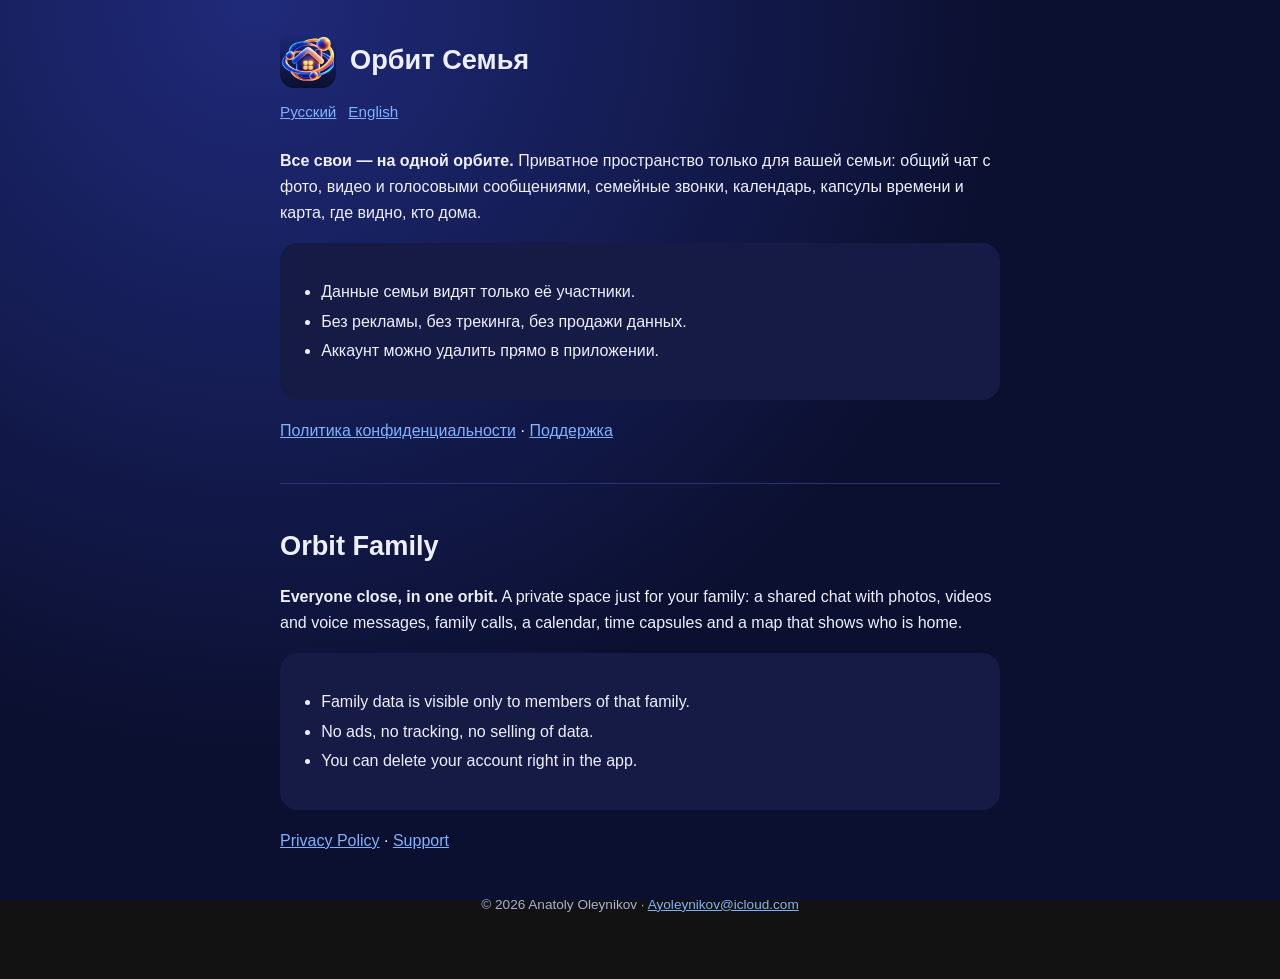
<file: index.html>
<!doctype html>
<html lang="ru">
<head>
<meta charset="utf-8">
<meta name="viewport" content="width=device-width,initial-scale=1">
<title>Орбит Семья · Orbit Family</title>
<meta name="description" content="Орбит Семья — приватное пространство для своей семьи: чат, звонки, календарь и карта. Orbit Family — a private space for your family.">
<link rel="stylesheet" href="style.css">
</head>
<body>
<main>
<header><img src="icon.png" alt=""><h1>Орбит Семья</h1></header>
<p class="lang"><a href="#ru">Русский</a><a href="#en">English</a></p>

<section id="ru" lang="ru">
<p><strong>Все свои — на одной орбите.</strong> Приватное пространство только для вашей семьи: общий чат с фото, видео и голосовыми сообщениями, семейные звонки, календарь, капсулы времени и карта, где видно, кто дома.</p>
<div class="card">
<ul>
<li>Данные семьи видят только её участники.</li>
<li>Без рекламы, без трекинга, без продажи данных.</li>
<li>Аккаунт можно удалить прямо в приложении.</li>
</ul>
</div>
<p><a href="privacy-policy.html">Политика конфиденциальности</a> · <a href="support.html">Поддержка</a></p>
</section>

<hr>

<section id="en" lang="en">
<h1>Orbit Family</h1>
<p><strong>Everyone close, in one orbit.</strong> A private space just for your family: a shared chat with photos, videos and voice messages, family calls, a calendar, time capsules and a map that shows who is home.</p>
<div class="card">
<ul>
<li>Family data is visible only to members of that family.</li>
<li>No ads, no tracking, no selling of data.</li>
<li>You can delete your account right in the app.</li>
</ul>
</div>
<p><a href="privacy-policy.html#en">Privacy Policy</a> · <a href="support.html#en">Support</a></p>
</section>

<footer>© 2026 Anatoly Oleynikov · <a href="mailto:Ayoleynikov@icloud.com">Ayoleynikov@icloud.com</a></footer>
</main>
</body>
</html>
</file>
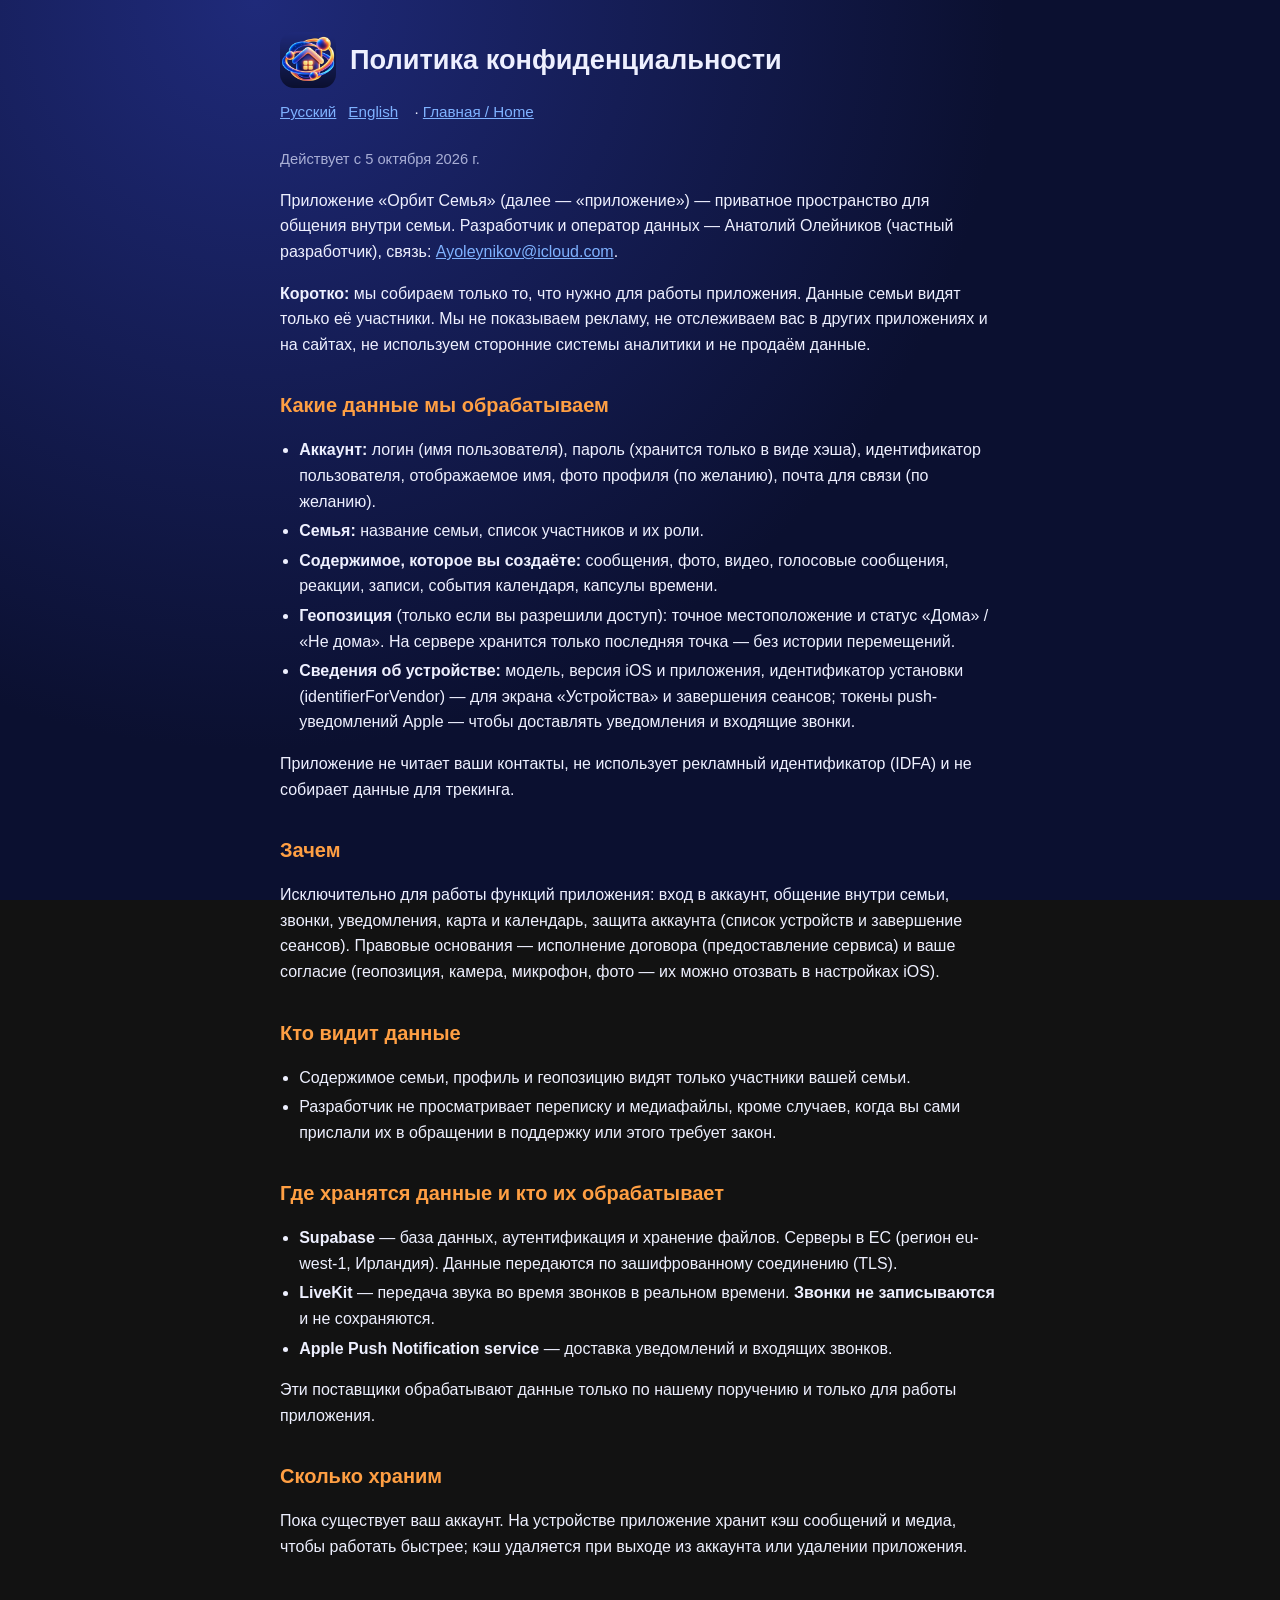
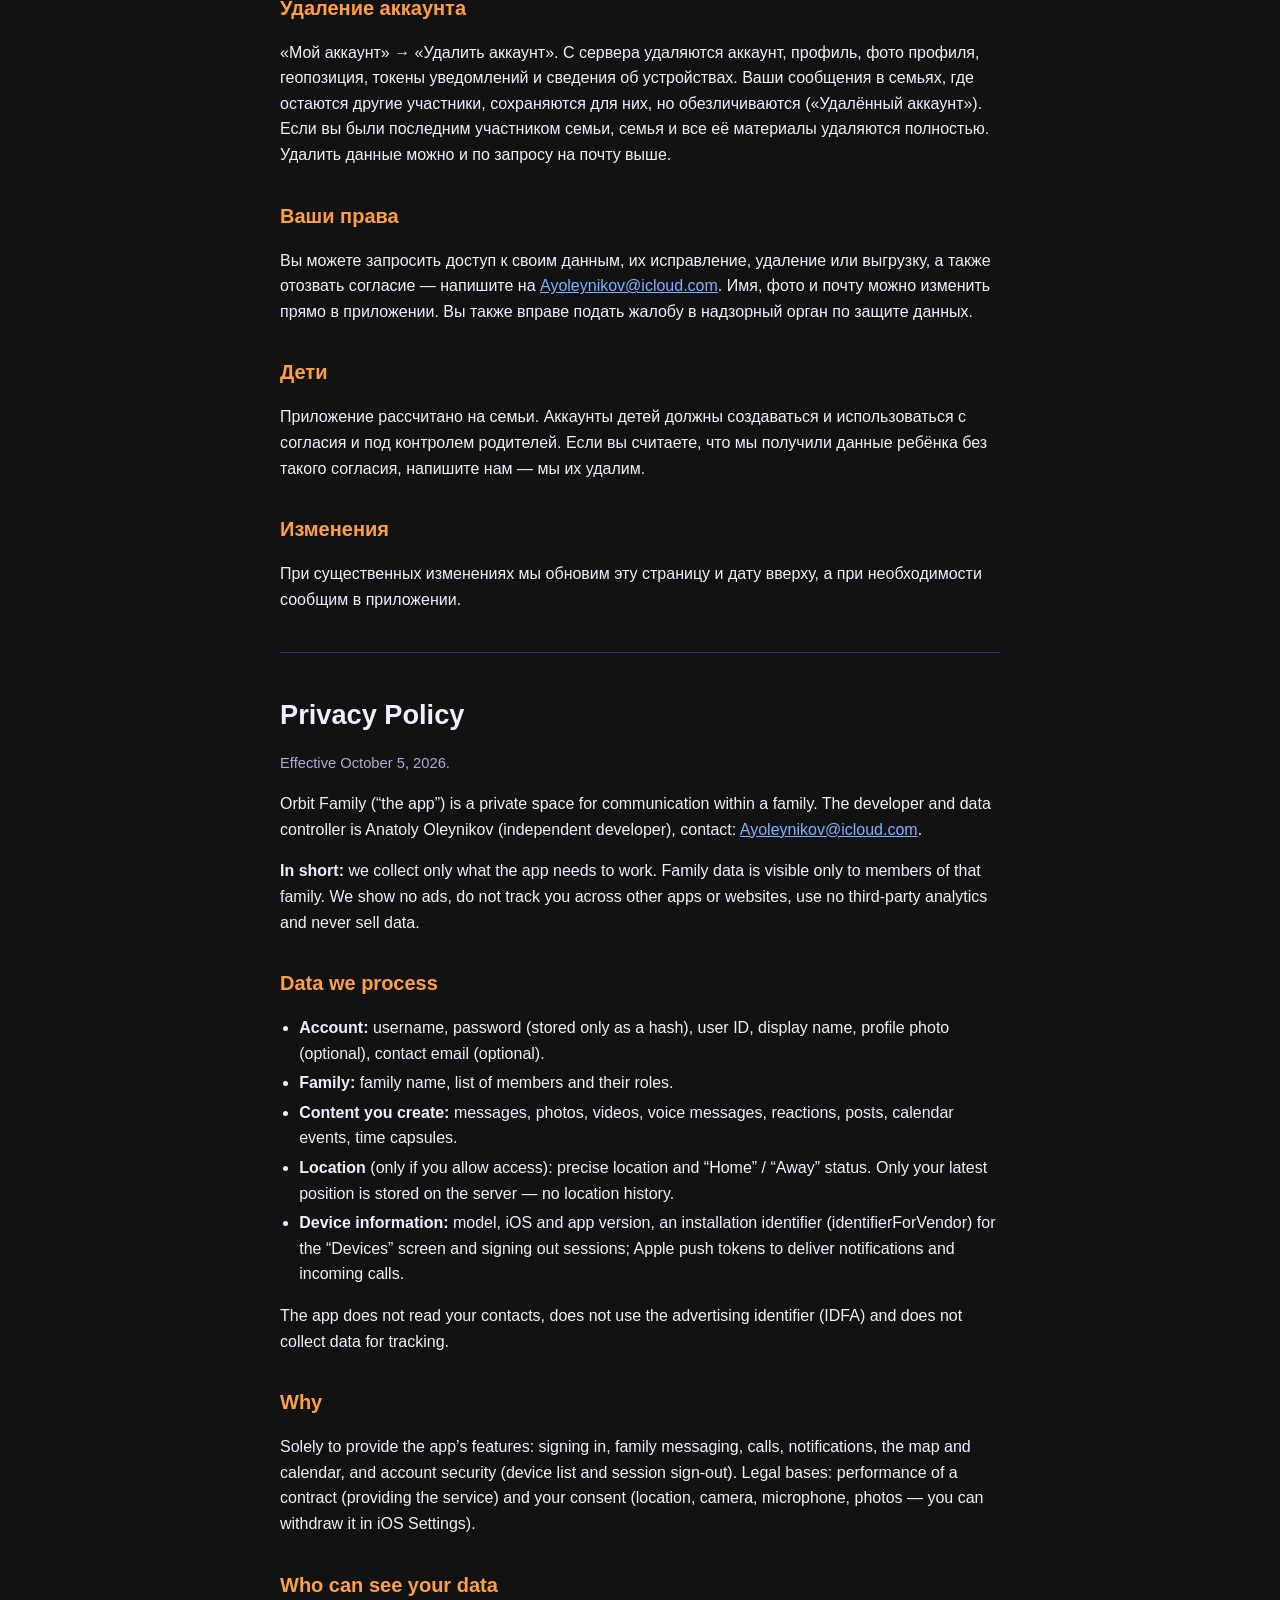
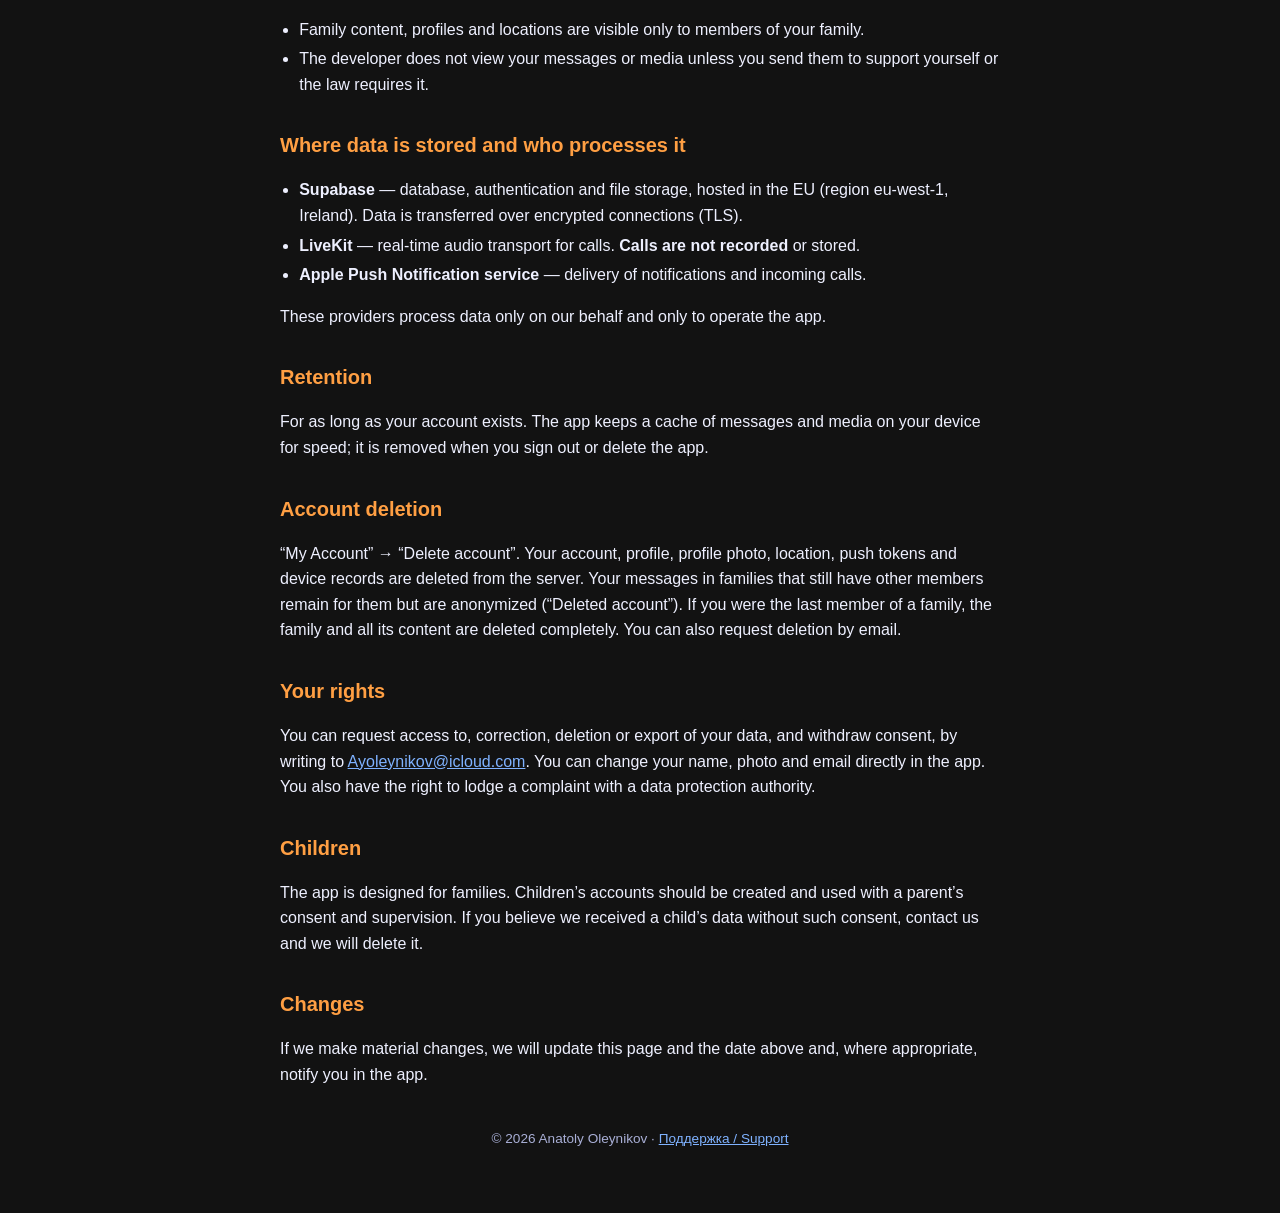
<file: privacy-policy.html>
<!doctype html>
<html lang="ru">
<head>
<meta charset="utf-8">
<meta name="viewport" content="width=device-width,initial-scale=1">
<title>Политика конфиденциальности · Privacy Policy — Орбит Семья / Orbit Family</title>
<link rel="stylesheet" href="style.css">
</head>
<body>
<main>
<header><img src="icon.png" alt=""><h1>Политика конфиденциальности</h1></header>
<p class="lang"><a href="#ru">Русский</a><a href="#en">English</a> · <a href="index.html">Главная / Home</a></p>

<section id="ru" lang="ru">
<p class="muted">Действует с 5 октября 2026 г.</p>
<p>Приложение «Орбит Семья» (далее — «приложение») — приватное пространство для общения внутри семьи. Разработчик и оператор данных — Анатолий Олейников (частный разработчик), связь: <a href="mailto:Ayoleynikov@icloud.com">Ayoleynikov@icloud.com</a>.</p>
<p><strong>Коротко:</strong> мы собираем только то, что нужно для работы приложения. Данные семьи видят только её участники. Мы не показываем рекламу, не отслеживаем вас в других приложениях и на сайтах, не используем сторонние системы аналитики и не продаём данные.</p>

<h2>Какие данные мы обрабатываем</h2>
<ul>
<li><strong>Аккаунт:</strong> логин (имя пользователя), пароль (хранится только в виде хэша), идентификатор пользователя, отображаемое имя, фото профиля (по желанию), почта для связи (по желанию).</li>
<li><strong>Семья:</strong> название семьи, список участников и их роли.</li>
<li><strong>Содержимое, которое вы создаёте:</strong> сообщения, фото, видео, голосовые сообщения, реакции, записи, события календаря, капсулы времени.</li>
<li><strong>Геопозиция</strong> (только если вы разрешили доступ): точное местоположение и статус «Дома» / «Не дома». На сервере хранится только последняя точка — без истории перемещений.</li>
<li><strong>Сведения об устройстве:</strong> модель, версия iOS и приложения, идентификатор установки (identifierForVendor) — для экрана «Устройства» и завершения сеансов; токены push-уведомлений Apple — чтобы доставлять уведомления и входящие звонки.</li>
</ul>
<p>Приложение не читает ваши контакты, не использует рекламный идентификатор (IDFA) и не собирает данные для трекинга.</p>

<h2>Зачем</h2>
<p>Исключительно для работы функций приложения: вход в аккаунт, общение внутри семьи, звонки, уведомления, карта и календарь, защита аккаунта (список устройств и завершение сеансов). Правовые основания — исполнение договора (предоставление сервиса) и ваше согласие (геопозиция, камера, микрофон, фото — их можно отозвать в настройках iOS).</p>

<h2>Кто видит данные</h2>
<ul>
<li>Содержимое семьи, профиль и геопозицию видят только участники вашей семьи.</li>
<li>Разработчик не просматривает переписку и медиафайлы, кроме случаев, когда вы сами прислали их в обращении в поддержку или этого требует закон.</li>
</ul>

<h2>Где хранятся данные и кто их обрабатывает</h2>
<ul>
<li><strong>Supabase</strong> — база данных, аутентификация и хранение файлов. Серверы в ЕС (регион eu-west-1, Ирландия). Данные передаются по зашифрованному соединению (TLS).</li>
<li><strong>LiveKit</strong> — передача звука во время звонков в реальном времени. <strong>Звонки не записываются</strong> и не сохраняются.</li>
<li><strong>Apple Push Notification service</strong> — доставка уведомлений и входящих звонков.</li>
</ul>
<p>Эти поставщики обрабатывают данные только по нашему поручению и только для работы приложения.</p>

<h2>Сколько храним</h2>
<p>Пока существует ваш аккаунт. На устройстве приложение хранит кэш сообщений и медиа, чтобы работать быстрее; кэш удаляется при выходе из аккаунта или удалении приложения.</p>

<h2>Удаление аккаунта</h2>
<p>«Мой аккаунт» → «Удалить аккаунт». С сервера удаляются аккаунт, профиль, фото профиля, геопозиция, токены уведомлений и сведения об устройствах. Ваши сообщения в семьях, где остаются другие участники, сохраняются для них, но обезличиваются («Удалённый аккаунт»). Если вы были последним участником семьи, семья и все её материалы удаляются полностью. Удалить данные можно и по запросу на почту выше.</p>

<h2>Ваши права</h2>
<p>Вы можете запросить доступ к своим данным, их исправление, удаление или выгрузку, а также отозвать согласие — напишите на <a href="mailto:Ayoleynikov@icloud.com">Ayoleynikov@icloud.com</a>. Имя, фото и почту можно изменить прямо в приложении. Вы также вправе подать жалобу в надзорный орган по защите данных.</p>

<h2>Дети</h2>
<p>Приложение рассчитано на семьи. Аккаунты детей должны создаваться и использоваться с согласия и под контролем родителей. Если вы считаете, что мы получили данные ребёнка без такого согласия, напишите нам — мы их удалим.</p>

<h2>Изменения</h2>
<p>При существенных изменениях мы обновим эту страницу и дату вверху, а при необходимости сообщим в приложении.</p>
</section>

<hr>

<section id="en" lang="en">
<h1>Privacy Policy</h1>
<p class="muted">Effective October 5, 2026.</p>
<p>Orbit Family (“the app”) is a private space for communication within a family. The developer and data controller is Anatoly Oleynikov (independent developer), contact: <a href="mailto:Ayoleynikov@icloud.com">Ayoleynikov@icloud.com</a>.</p>
<p><strong>In short:</strong> we collect only what the app needs to work. Family data is visible only to members of that family. We show no ads, do not track you across other apps or websites, use no third-party analytics and never sell data.</p>

<h2>Data we process</h2>
<ul>
<li><strong>Account:</strong> username, password (stored only as a hash), user ID, display name, profile photo (optional), contact email (optional).</li>
<li><strong>Family:</strong> family name, list of members and their roles.</li>
<li><strong>Content you create:</strong> messages, photos, videos, voice messages, reactions, posts, calendar events, time capsules.</li>
<li><strong>Location</strong> (only if you allow access): precise location and “Home” / “Away” status. Only your latest position is stored on the server — no location history.</li>
<li><strong>Device information:</strong> model, iOS and app version, an installation identifier (identifierForVendor) for the “Devices” screen and signing out sessions; Apple push tokens to deliver notifications and incoming calls.</li>
</ul>
<p>The app does not read your contacts, does not use the advertising identifier (IDFA) and does not collect data for tracking.</p>

<h2>Why</h2>
<p>Solely to provide the app’s features: signing in, family messaging, calls, notifications, the map and calendar, and account security (device list and session sign-out). Legal bases: performance of a contract (providing the service) and your consent (location, camera, microphone, photos — you can withdraw it in iOS Settings).</p>

<h2>Who can see your data</h2>
<ul>
<li>Family content, profiles and locations are visible only to members of your family.</li>
<li>The developer does not view your messages or media unless you send them to support yourself or the law requires it.</li>
</ul>

<h2>Where data is stored and who processes it</h2>
<ul>
<li><strong>Supabase</strong> — database, authentication and file storage, hosted in the EU (region eu-west-1, Ireland). Data is transferred over encrypted connections (TLS).</li>
<li><strong>LiveKit</strong> — real-time audio transport for calls. <strong>Calls are not recorded</strong> or stored.</li>
<li><strong>Apple Push Notification service</strong> — delivery of notifications and incoming calls.</li>
</ul>
<p>These providers process data only on our behalf and only to operate the app.</p>

<h2>Retention</h2>
<p>For as long as your account exists. The app keeps a cache of messages and media on your device for speed; it is removed when you sign out or delete the app.</p>

<h2>Account deletion</h2>
<p>“My Account” → “Delete account”. Your account, profile, profile photo, location, push tokens and device records are deleted from the server. Your messages in families that still have other members remain for them but are anonymized (“Deleted account”). If you were the last member of a family, the family and all its content are deleted completely. You can also request deletion by email.</p>

<h2>Your rights</h2>
<p>You can request access to, correction, deletion or export of your data, and withdraw consent, by writing to <a href="mailto:Ayoleynikov@icloud.com">Ayoleynikov@icloud.com</a>. You can change your name, photo and email directly in the app. You also have the right to lodge a complaint with a data protection authority.</p>

<h2>Children</h2>
<p>The app is designed for families. Children’s accounts should be created and used with a parent’s consent and supervision. If you believe we received a child’s data without such consent, contact us and we will delete it.</p>

<h2>Changes</h2>
<p>If we make material changes, we will update this page and the date above and, where appropriate, notify you in the app.</p>
</section>

<footer>© 2026 Anatoly Oleynikov · <a href="support.html">Поддержка / Support</a></footer>
</main>
</body>
</html>
</file>
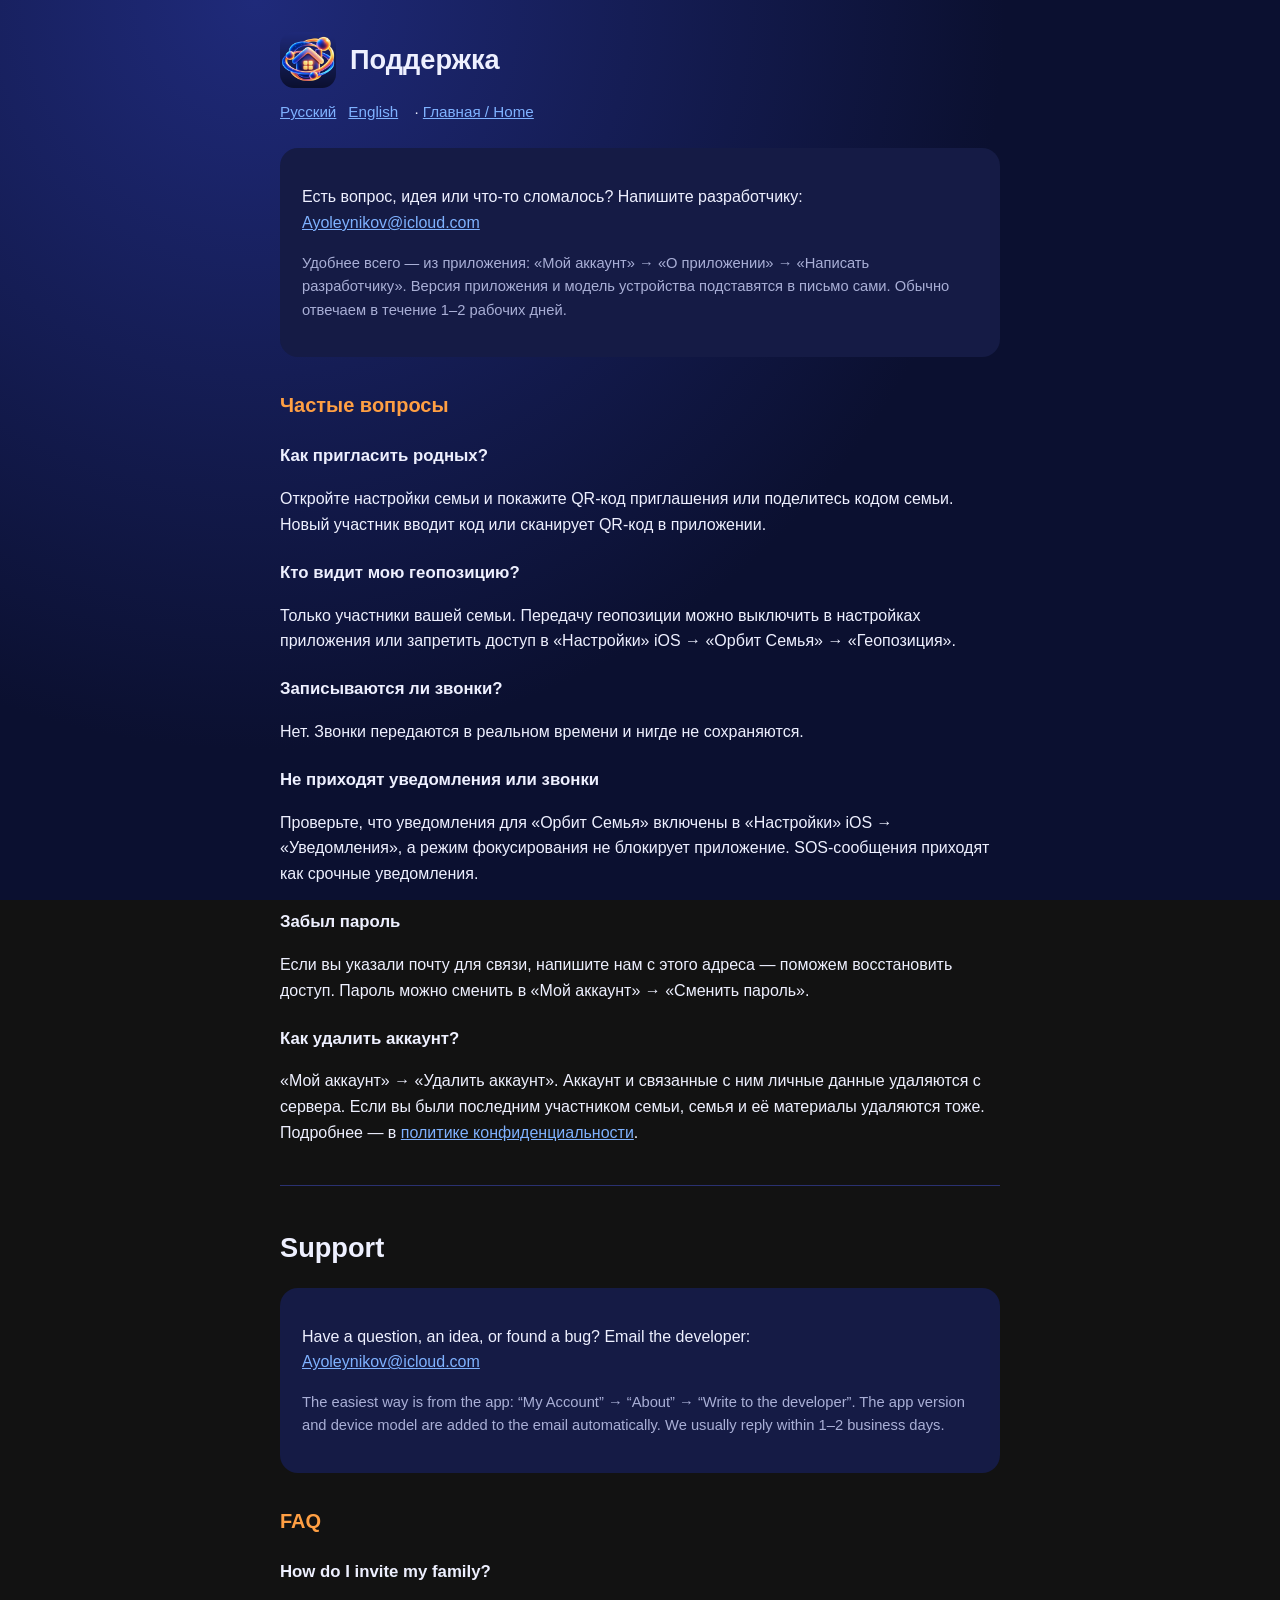
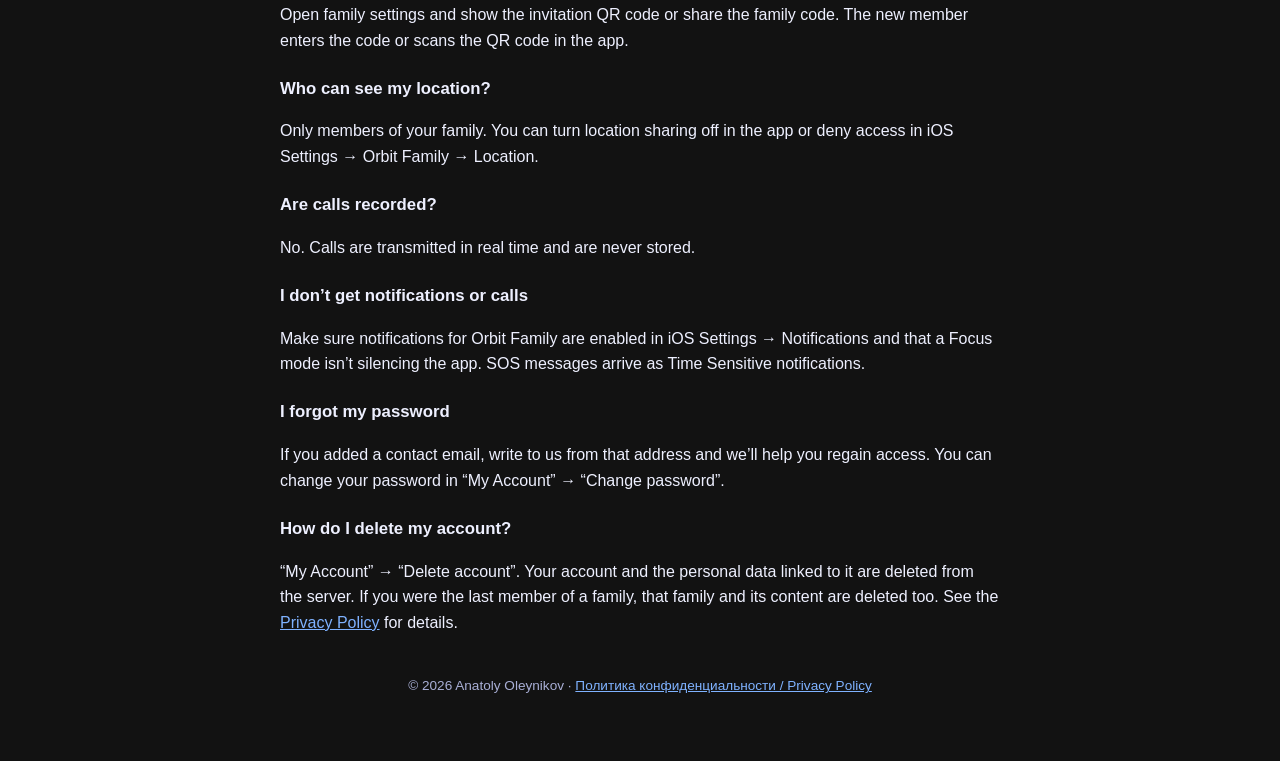
<file: support.html>
<!doctype html>
<html lang="ru">
<head>
<meta charset="utf-8">
<meta name="viewport" content="width=device-width,initial-scale=1">
<title>Поддержка · Support — Орбит Семья / Orbit Family</title>
<link rel="stylesheet" href="style.css">
</head>
<body>
<main>
<header><img src="icon.png" alt=""><h1>Поддержка</h1></header>
<p class="lang"><a href="#ru">Русский</a><a href="#en">English</a> · <a href="index.html">Главная / Home</a></p>

<section id="ru" lang="ru">
<div class="card">
<p>Есть вопрос, идея или что-то сломалось? Напишите разработчику:<br>
<a href="mailto:Ayoleynikov@icloud.com?subject=%D0%9E%D1%80%D0%B1%D0%B8%D1%82%20%D0%A1%D0%B5%D0%BC%D1%8C%D1%8F">Ayoleynikov@icloud.com</a></p>
<p class="muted">Удобнее всего — из приложения: «Мой аккаунт» → «О приложении» → «Написать разработчику». Версия приложения и модель устройства подставятся в письмо сами. Обычно отвечаем в течение 1–2 рабочих дней.</p>
</div>

<h2>Частые вопросы</h2>
<h3>Как пригласить родных?</h3>
<p>Откройте настройки семьи и покажите QR-код приглашения или поделитесь кодом семьи. Новый участник вводит код или сканирует QR-код в приложении.</p>
<h3>Кто видит мою геопозицию?</h3>
<p>Только участники вашей семьи. Передачу геопозиции можно выключить в настройках приложения или запретить доступ в «Настройки» iOS → «Орбит Семья» → «Геопозиция».</p>
<h3>Записываются ли звонки?</h3>
<p>Нет. Звонки передаются в реальном времени и нигде не сохраняются.</p>
<h3>Не приходят уведомления или звонки</h3>
<p>Проверьте, что уведомления для «Орбит Семья» включены в «Настройки» iOS → «Уведомления», а режим фокусирования не блокирует приложение. SOS-сообщения приходят как срочные уведомления.</p>
<h3>Забыл пароль</h3>
<p>Если вы указали почту для связи, напишите нам с этого адреса — поможем восстановить доступ. Пароль можно сменить в «Мой аккаунт» → «Сменить пароль».</p>
<h3>Как удалить аккаунт?</h3>
<p>«Мой аккаунт» → «Удалить аккаунт». Аккаунт и связанные с ним личные данные удаляются с сервера. Если вы были последним участником семьи, семья и её материалы удаляются тоже. Подробнее — в <a href="privacy-policy.html">политике конфиденциальности</a>.</p>
</section>

<hr>

<section id="en" lang="en">
<h1>Support</h1>
<div class="card">
<p>Have a question, an idea, or found a bug? Email the developer:<br>
<a href="mailto:Ayoleynikov@icloud.com?subject=Orbit%20Family">Ayoleynikov@icloud.com</a></p>
<p class="muted">The easiest way is from the app: “My Account” → “About” → “Write to the developer”. The app version and device model are added to the email automatically. We usually reply within 1–2 business days.</p>
</div>

<h2>FAQ</h2>
<h3>How do I invite my family?</h3>
<p>Open family settings and show the invitation QR code or share the family code. The new member enters the code or scans the QR code in the app.</p>
<h3>Who can see my location?</h3>
<p>Only members of your family. You can turn location sharing off in the app or deny access in iOS Settings → Orbit Family → Location.</p>
<h3>Are calls recorded?</h3>
<p>No. Calls are transmitted in real time and are never stored.</p>
<h3>I don’t get notifications or calls</h3>
<p>Make sure notifications for Orbit Family are enabled in iOS Settings → Notifications and that a Focus mode isn’t silencing the app. SOS messages arrive as Time Sensitive notifications.</p>
<h3>I forgot my password</h3>
<p>If you added a contact email, write to us from that address and we’ll help you regain access. You can change your password in “My Account” → “Change password”.</p>
<h3>How do I delete my account?</h3>
<p>“My Account” → “Delete account”. Your account and the personal data linked to it are deleted from the server. If you were the last member of a family, that family and its content are deleted too. See the <a href="privacy-policy.html#en">Privacy Policy</a> for details.</p>
</section>

<footer>© 2026 Anatoly Oleynikov · <a href="privacy-policy.html">Политика конфиденциальности / Privacy Policy</a></footer>
</main>
</body>
</html>
</file>
<file: style.css>
:root{color-scheme:dark;--bg:#0b1030;--card:#151b45;--text:#eef0ff;--muted:#a9afd6;--accent:#ff9f43;--link:#7fb2ff}
*{box-sizing:border-box}
body{margin:0;font:16px/1.6 -apple-system,BlinkMacSystemFont,"Segoe UI",Roboto,Helvetica,Arial,sans-serif;background:radial-gradient(circle at 20% 0%,#1f2a7a 0,var(--bg) 55%) fixed;color:var(--text)}
main{max-width:760px;margin:0 auto;padding:32px 20px 64px}
header{display:flex;align-items:center;gap:14px;margin-bottom:8px}
header img{width:56px;height:56px;border-radius:14px}
h1{font-size:1.7rem;margin:0}
h2{font-size:1.25rem;margin:2rem 0 .5rem;color:var(--accent)}
h3{font-size:1.05rem;margin:1.4rem 0 .3rem}
a{color:var(--link)}
.lang{margin:12px 0 24px;font-size:.95rem}
.lang a{margin-right:12px}
.card{background:var(--card);border-radius:18px;padding:20px 22px;margin:18px 0}
.muted{color:var(--muted);font-size:.92rem}
ul{padding-left:1.2rem}
li{margin:.25rem 0}
footer{margin-top:40px;color:var(--muted);font-size:.85rem;text-align:center}
hr{border:0;border-top:1px solid #2a3170;margin:40px 0}
</file>
